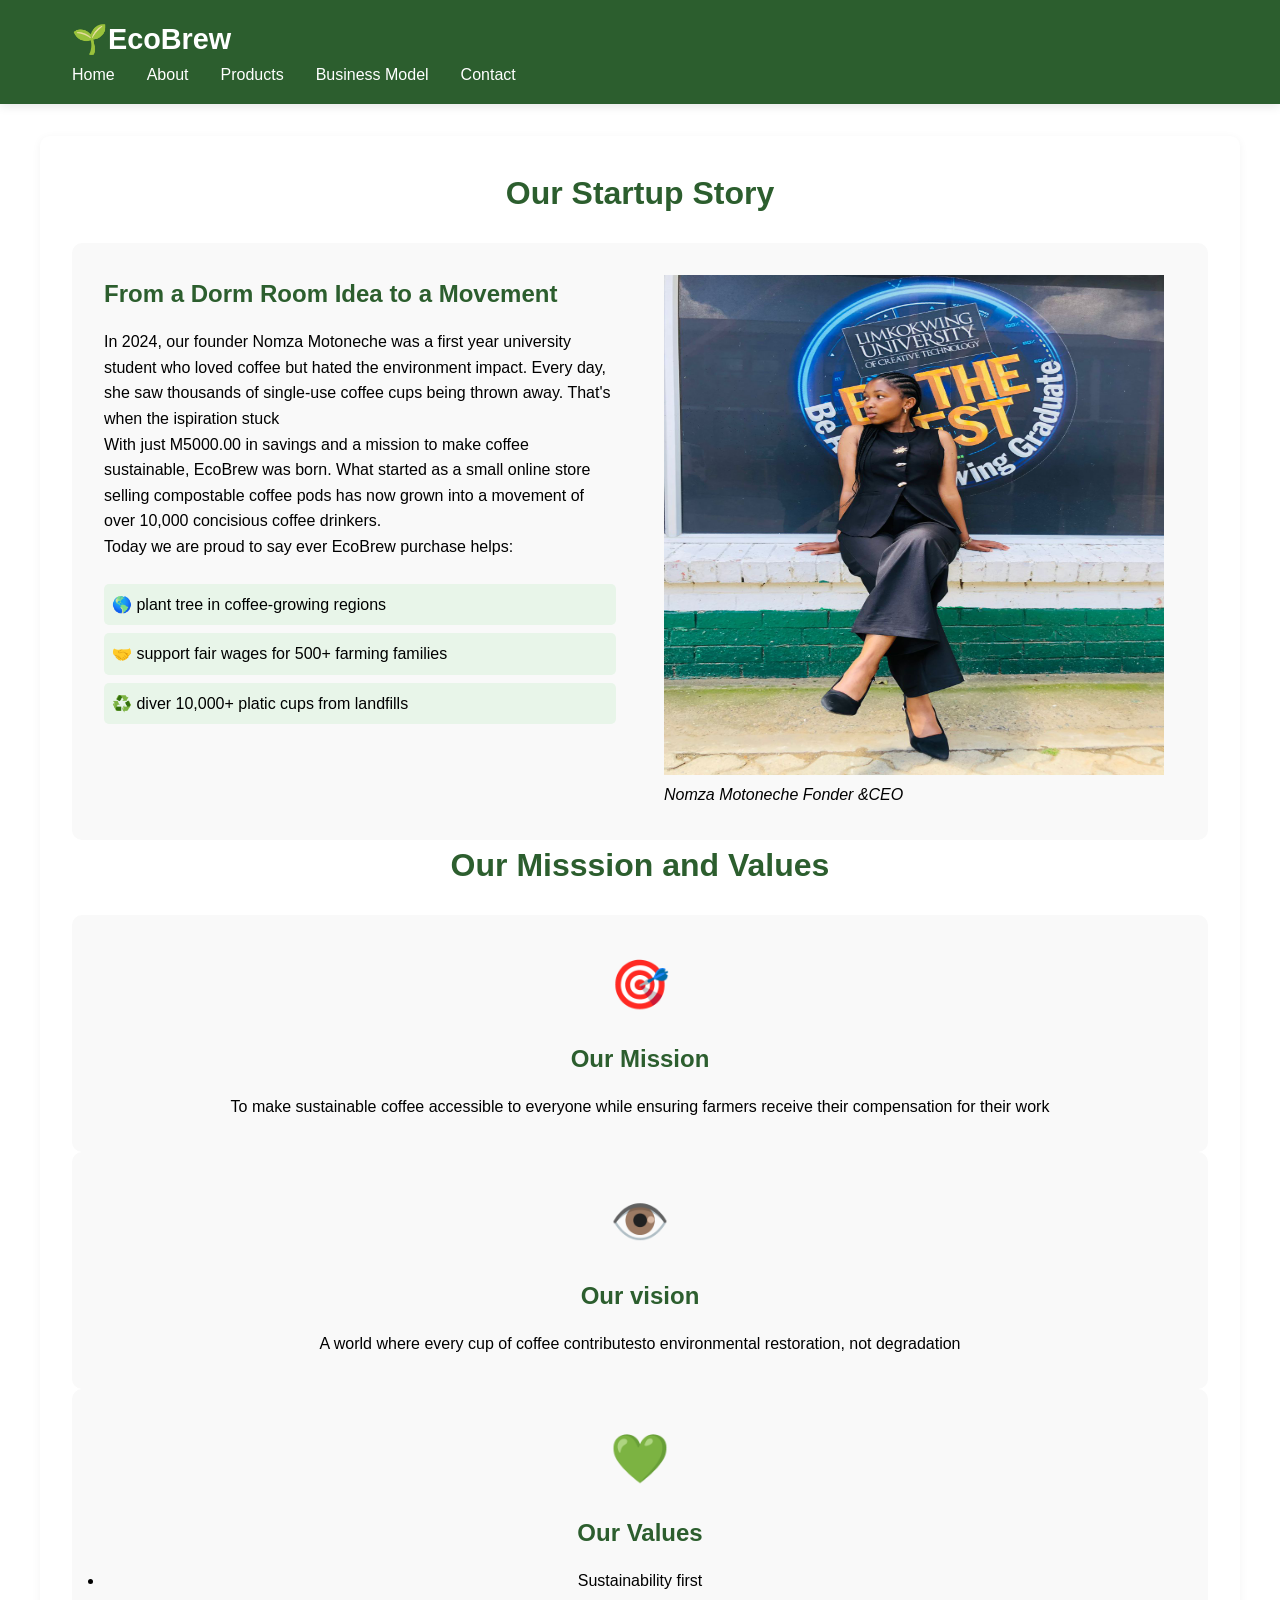
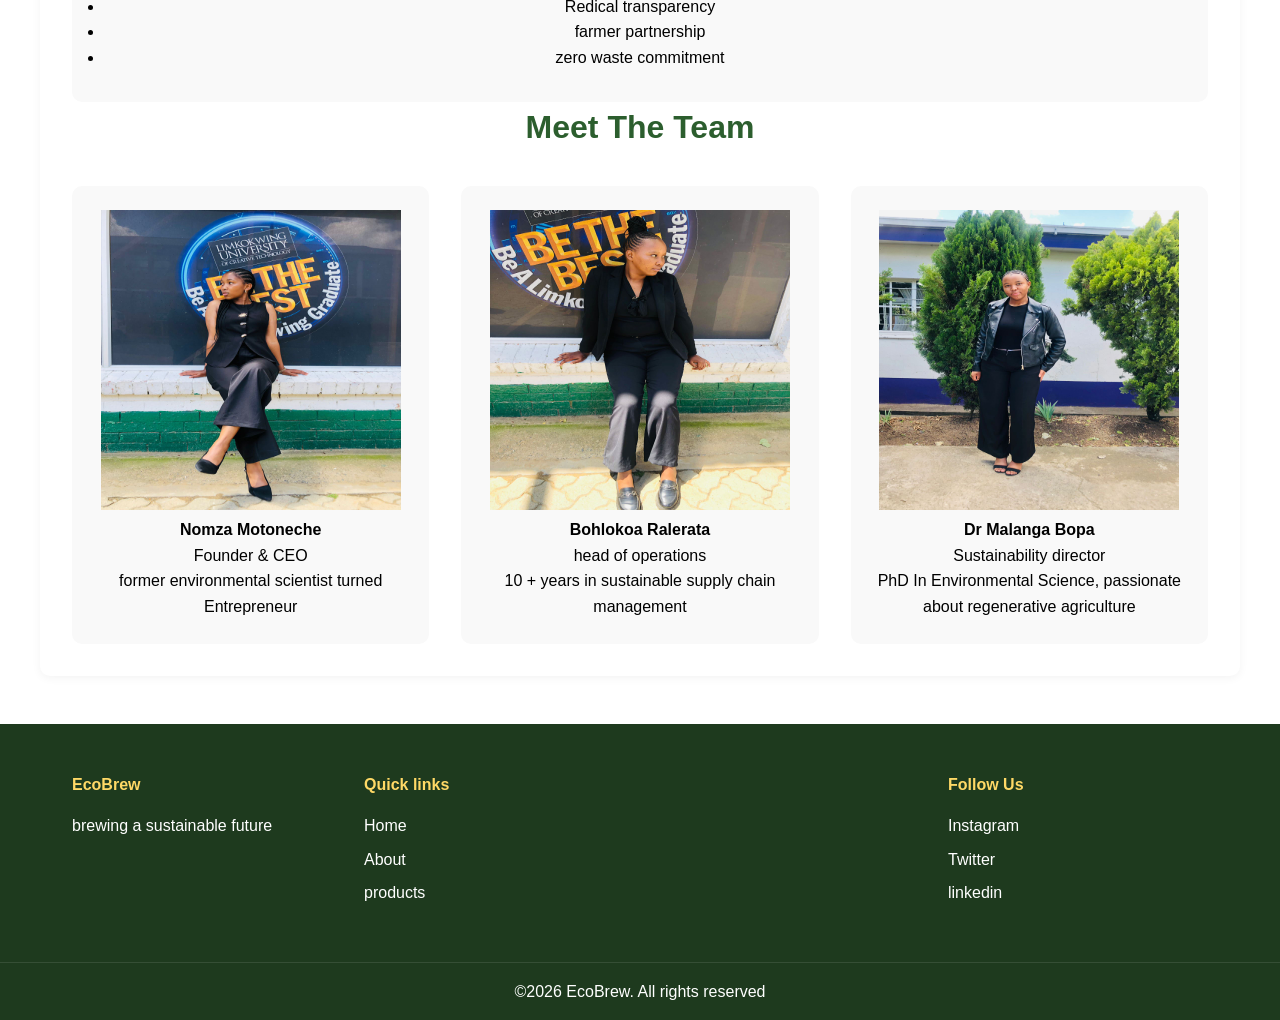
<file: about.html>
<!DOCTYPE html>
<html>
<head>
	<meta charset="utf-8">
	<meta name="viewport" content="width=device-width, initial-scale=1">
	<title>About Us-EcoBrew Sustainable coffee</title>
	<link rel="stylesheet" type="text/css" href="style.css">
</head>
<body>
	<header>
		<nav>
			<div class="logo">
				<h1>🌱EcoBrew</h1>
			<ul class="nav-links">
                <li><a href="index.html">Home</a></li>
                <li><a href="about.html">About</a></li>
                <li><a href="products.html">Products</a></li>
                <li><a href="business.html">Business Model</a></li>
                <li><a href="contact.html">Contact</a></li>
            </ul>
	</header>
	<main>
		<section>
			
		</section class="story-section">
		<h2>Our Startup Story</h2>
		<div class="story-content">
			<div class="story-text">
				<h3>From a Dorm Room Idea to a Movement</h3>
				<p>In 2024, our founder Nomza Motoneche was a first year university student who loved coffee but hated the environment impact. Every day, she saw thousands of single-use coffee cups being thrown away. That's when the ispiration stuck</p>
				<p>With just M5000.00 in savings and a mission to make coffee sustainable, EcoBrew was born. What started as a small online store selling compostable coffee pods has now grown into a movement of over 10,000 concisious coffee drinkers.</p>
				<p>Today we are proud to say ever EcoBrew purchase helps:</p>
				<ul class="impact-list">
					<li>🌎 plant tree in coffee-growing regions</li>
					<li>🤝 support fair wages for 500+ farming families</li>
					<li>♻️ diver 10,000+ platic cups from landfills</li>
					
				</ul>
				
			</div>
			<div class="story-image">
				<img src="founder.jpg" height="500" width="500" alt="EcoBrew founder" class="founder-img">
				<p class="image-caption"><i> Nomza Motoneche Fonder &CEO</i></p>
				
			</div>
			
		</div>
	</section>
	<section class="mission-section">
		<h2>Our Misssion and Values</h2>
		<div class="value-grid">
			<div class="value-card">
				<span class="emoji">🎯</span>
				<h3>Our Mission</h3>
				<p>To make sustainable coffee accessible to everyone while ensuring farmers receive their compensation for their work</p>
			</div>
			<div class="value-card">
				<span class="emoji">👁️</span>
				<h3>Our vision</h3>
				<p>A world where every cup of coffee contributesto environmental restoration, not degradation</p>
			</div>
			<div class="value-card">
				<span class="emoji">💚</span>
				<h3>Our Values</h3>
				<ul class="value-list">
					<li>Sustainability first</li>
					<li>Redical transparency</li>
					<li>farmer partnership</li>
					<li>zero waste commitment</li>
				</ul>
			</div>
		</div>
		
	</section>
	<section class="team-section">
		<h2>Meet The Team</h2>
		<div class="team-grid">
			<div class="team-member">
				<img src="founder.jpg" height="300" width="300">
				<h4>Nomza Motoneche</h4>
				<p>Founder & CEO</p>
				<p class="team-bio">former environmental scientist turned Entrepreneur</p>
				
			</div>
			<div class="team-member">
				<img src="bohlokoa.jpg" height="300" width="300">
				<h4>Bohlokoa Ralerata</h4>
				<p>head of operations</p>
				<p class="team-bio">10 + years in sustainable supply chain management</p>
				
			</div>
			<div class="team-member">
				<img src="malanga.jpg" height="300" width="300">
				<h4>Dr Malanga Bopa</h4>
				<p>Sustainability director</p>
				<p class="team-bio">PhD In Environmental Science, passionate about regenerative agriculture</p>
				
			</div>
			
		</div>
	</section>
	</main>
	<footer>
		<div class="footer-content">
			<div class="footer-section">
				<h4>EcoBrew</h4>
				<p>brewing a sustainable future</p>
				
			</div>
			<div class="footer-section">
				<h4>Quick links</h4>
				<ul>
					<li><a href="index.html">Home</li>
					<li><a href="about.html">About</li>	
					<li><a href="products.html">products</li>	
				</ul>
				
			</div>
			<div class="footer-section">
				<h4>Follow Us</h4>
				<ul>
					<li><a href="https://instagram.com" target="-blank">Instagram</a></li>
					<li><a href="https://twitter.com"target="-blank">Twitter</a></li>
					<li><a href="https://linkedin.com"target="-blank">linkedin</a></li>	
				</ul>
			</div>
		</div>
		<div class="footer-bottom">
			<p>&copy;2026 EcoBrew. All rights reserved</p>
			
		</div>
	</footer>

</body>
</html>
</file>
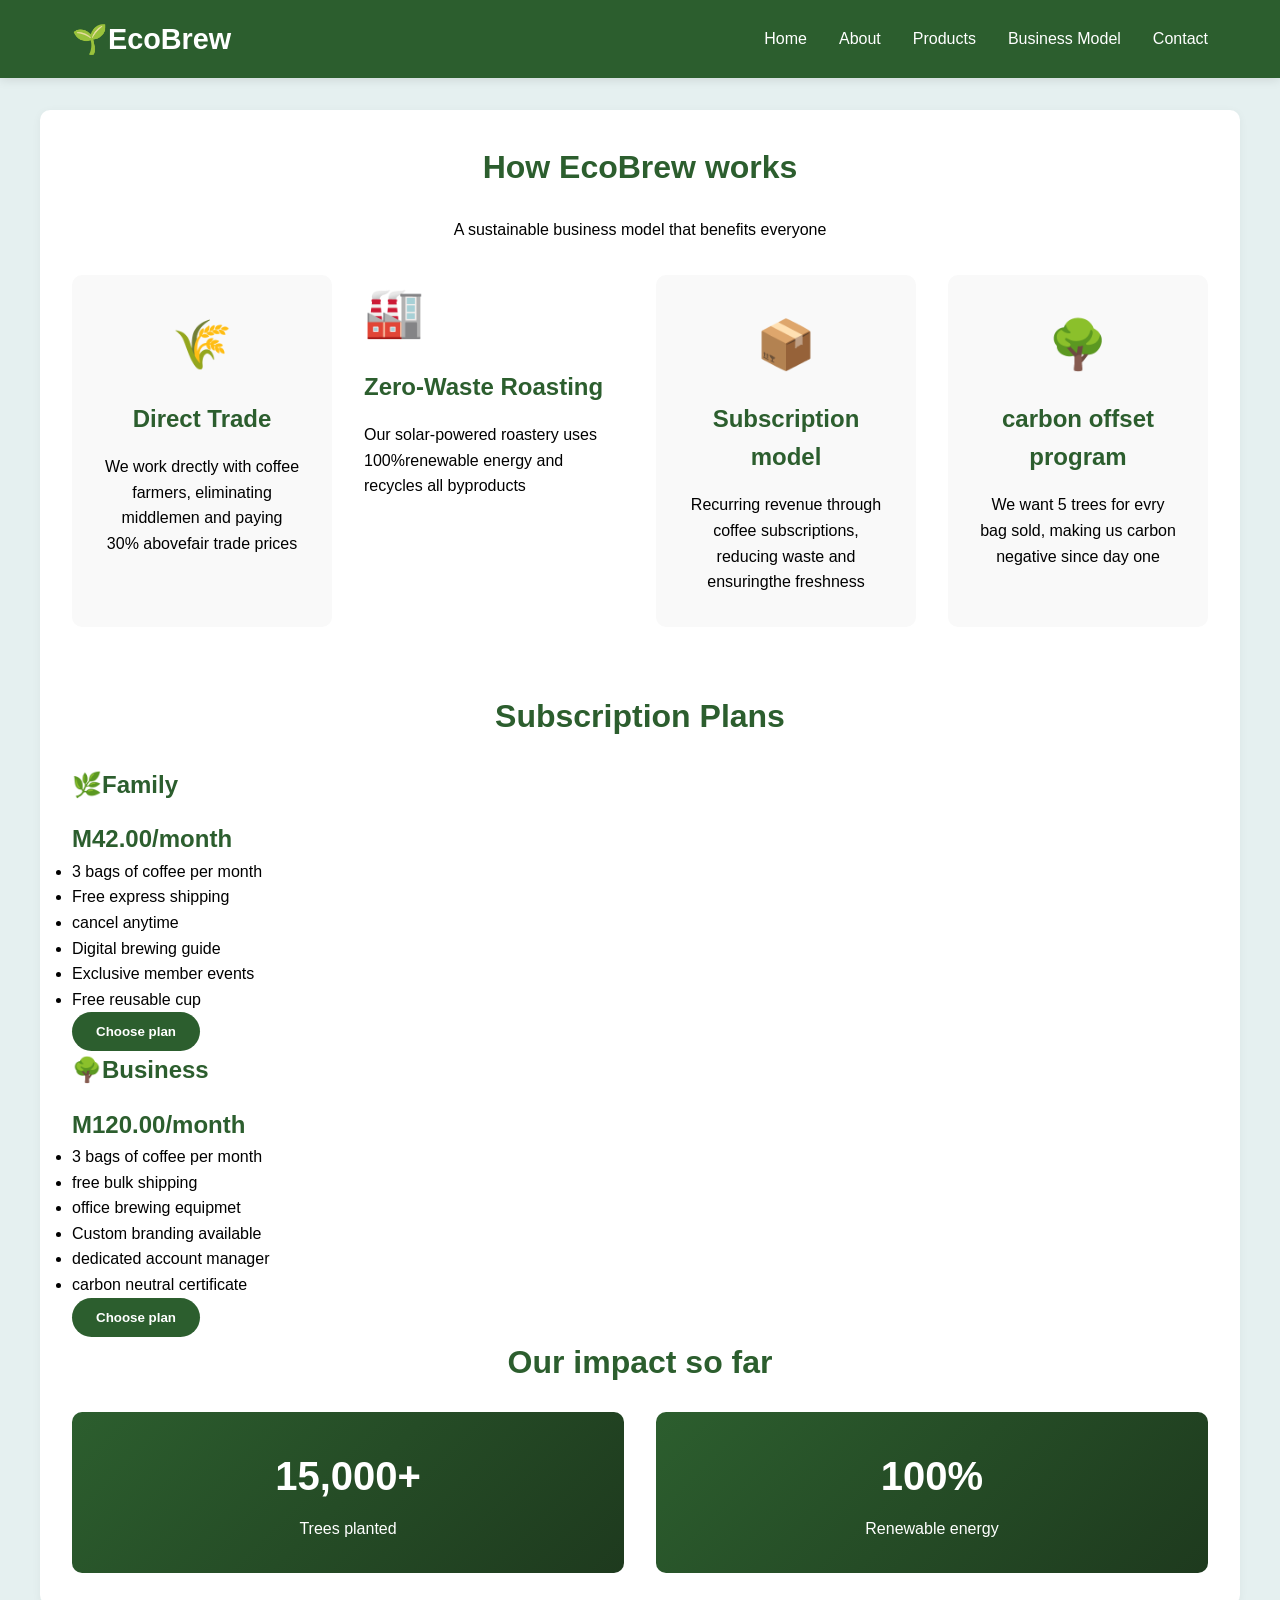
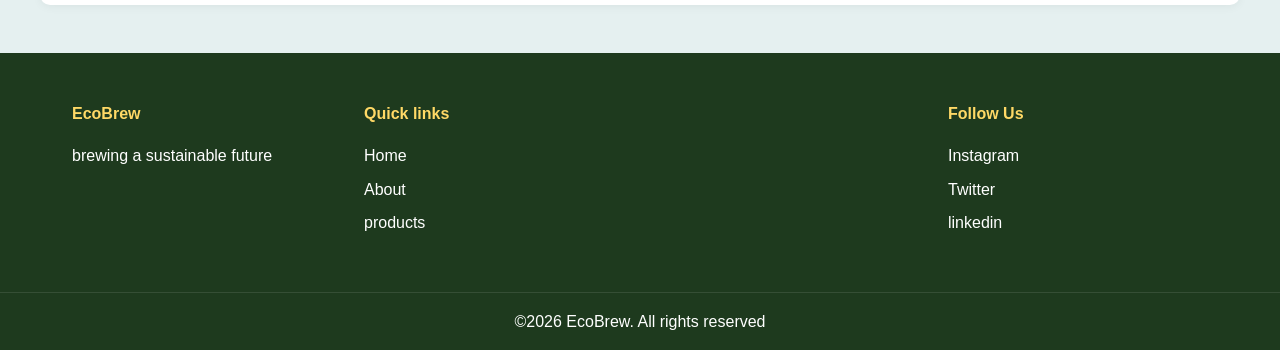
<file: business.html>
<!DOCTYPE html>
<html>
<head>
	<meta charset="utf-8">
	<meta name="viewport" content="width=device-width, initial-scale=1">
	<title>Business Model- EcoBrew Sustainable Coffee</title>
		<link rel="stylesheet" type="text/css" href="style.css">
</head>
<body style="background-color: #e5f0f0;margin: 0;padding: 0;">
	<header>
		<nav>
			<div class="logo">
				<h1>🌱EcoBrew</h1>
				
			</div>
			<ul class="nav-links">
                <li><a href="index.html">Home</a></li>
                <li><a href="about.html">About</a></li>
                <li><a href="products.html">Products</a></li>
                <li><a href="business.html">Business Model</a></li>
                <li><a href="contact.html">Contact</a></li>
            </ul>
			
	</header>
	<main>
		<section class="business-header">
			<h2>How EcoBrew works</h2>
			<p style="text-align: center;margin-bottom: 2rem;">A sustainable business model that benefits everyone</p>
		</section>
		<section class="model-overview">
			<div class="model-card">
				<span class="emoji">🌾</span>
				<h3>Direct Trade</h3>
				<p>We work drectly with coffee farmers, eliminating middlemen and paying 30% abovefair trade prices</p>
			</div>
			<div class="model card">
				<span class="emoji">🏭</span>
				<h3>Zero-Waste Roasting</h3>
				<p>Our solar-powered roastery uses 100%renewable energy and recycles all byproducts</p>
				
			</div>
			<div class="model-card">
				<span class="emoji">📦</span>
				<h3>Subscription model</h3>
				<p>Recurring revenue through coffee subscriptions, reducing waste and ensuringthe freshness</p>
				
			</div>
			<div class="model-card">
				<span class="emoji">🌳</span>
				<h3>carbon offset program</h3>
				<p>We want 5 trees for evry bag sold, making us carbon negative since day one</p>
			</div>
			
		</section>
		<section class="subscription-section">
			<h2>Subscription Plans</h2>
			<div class="Subscription-grid">
				<div class="Subscription-card">
					<h3>🌿Family</h3>
					<div class="price">M42.00<span>/month</span></div>
					<ul>
						<li>3 bags of coffee per month </li>
						<li>Free express shipping</li>
						<li>cancel anytime</li>
						<li>Digital brewing guide</li>
						<li>Exclusive member events</li>
						<li>Free reusable cup</li>
					</ul>
					<button class="subscribe-button">Choose plan</button>
				</div>
				<div class="Subscription-card">
					<h3>🌳Business</h3>
					<div class="price">M120.00<span>/month</span></div>
					<ul>
						<li>3 bags of coffee per month </li>
						<li>free bulk shipping</li>
						<li>office brewing equipmet</li>
						<li>Custom branding available</li>
						<li>dedicated account manager</li>
						<li>carbon neutral certificate</li>
					</ul>
					<button class="subscribe-button">Choose plan</button>
						
					</div>
					
				</div>
			
		</section>
		<section class="impact-section">
			<h2>Our impact so far</h2>
			<div class="metrics-grid">
				<div class="metric">
					<span class="metric-number">15,000+</span>
					<p>Trees planted</p>
					
				</div>
				<div class="metric">
					<span class="metric-number">100%</span>
					<p>Renewable energy</p>
					
				</div>
				
			</div>
			
		</section>
	</main>
	<footer>
		<div class="footer-content">
			<div class="footer-section">
				<h4>EcoBrew</h4>
				<p>brewing a sustainable future</p>
				
			</div>
			<div class="footer-section">
				<h4>Quick links</h4>
				<ul>
					<li><a href="index.html">Home</li>
					<li><a href="about.html">About</li>	
					<li><a href="products.html">products</li>	
				</ul>
				
			</div>
			<div class="footer-section">
				<h4>Follow Us</h4>
				<ul>
					<li><a href="https://instagram.com" target="-blank">Instagram</a></li>
					<li><a href="https://twitter.com"target="-blank">Twitter</a></li>
					<li><a href="https://linkedin.com"target="-blank">linkedin</a></li>	
				</ul>
			</div>
		</div>
		<div class="footer-bottom">
			<p>&copy;2026 EcoBrew. All rights reserved</p>
			
		</div>
	</footer>

</body>
</html>
</file>
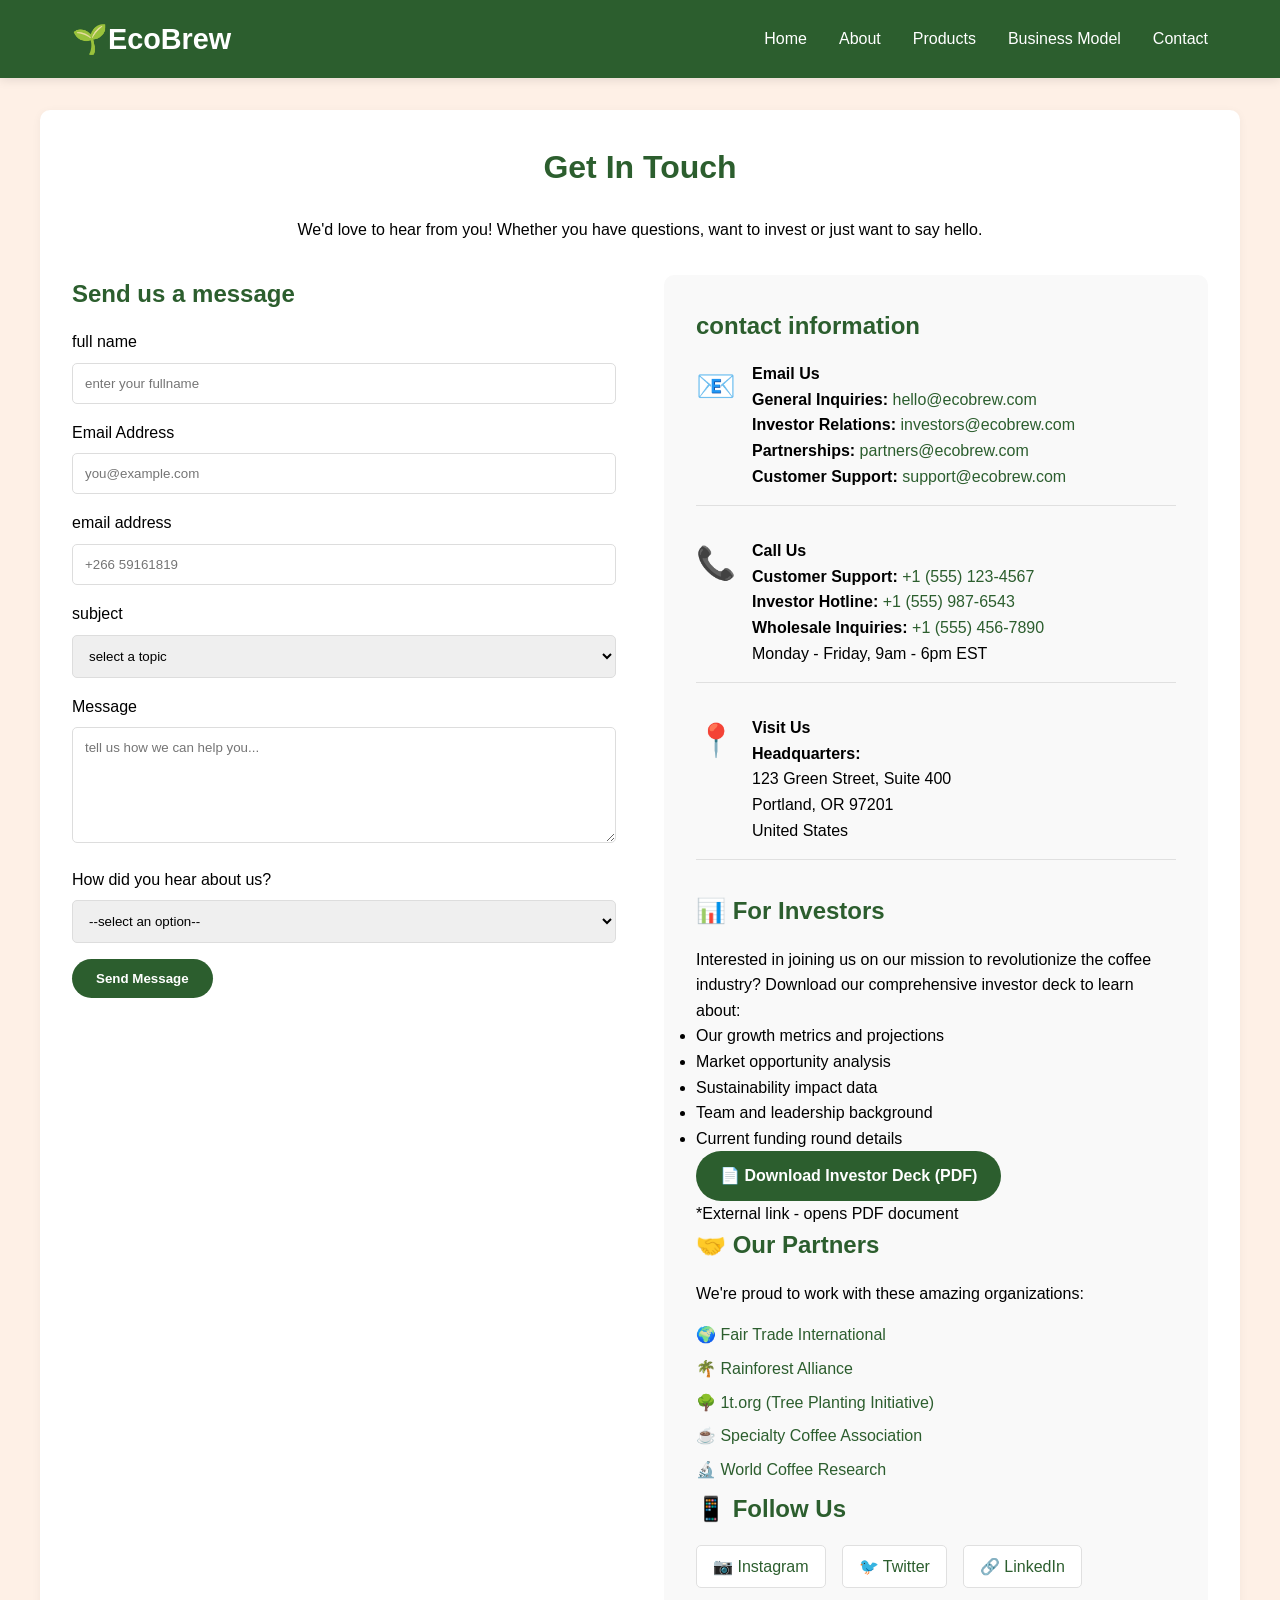
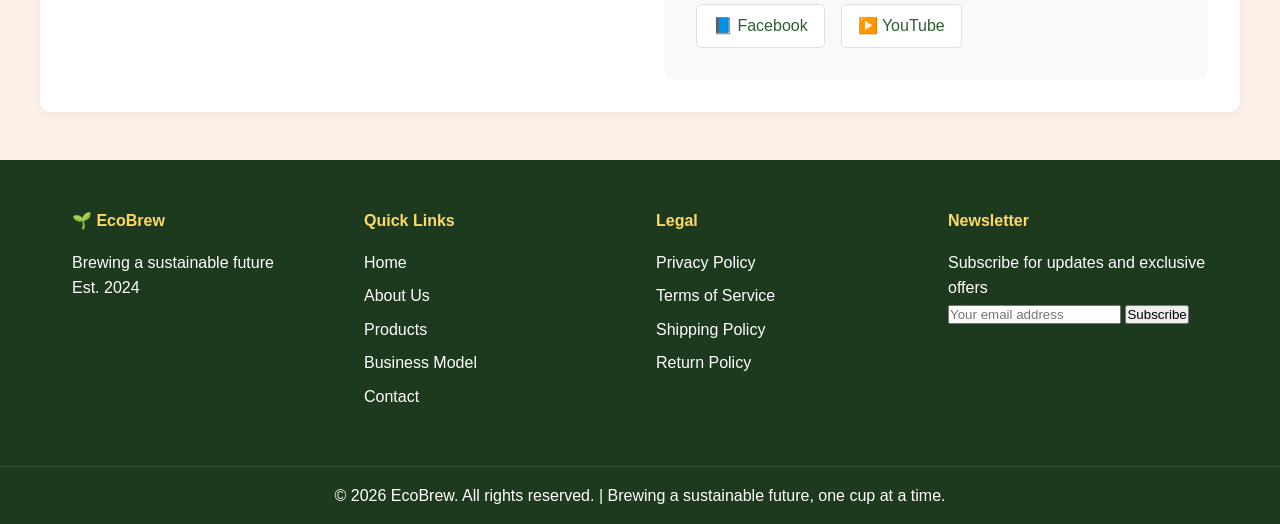
<file: contact.html>
<!DOCTYPE html>
<html>
<head>
	<meta charset="utf-8">
	<meta name="viewport" content="width=device-width, initial-scale=1">
	<title>contact-EcoBrew Sustainable Coffee</title>
	<link rel="stylesheet" type="text/css" href="style.css">

</head>
<body style="background-color:#fef0e6;margin: 0;padding: 0;">
	<header>
		<nav>
			<div class="logo">
				<h1>🌱EcoBrew</h1>
				
			</div>
			<ul class="nav-links">
				<li><a href="index.html">Home</a></li>
				<li><a href="about.html">About</a></li>	
				<li><a href="products.html">Products</a></li>
				<li><a href="business.html">Business Model</a></li>
				<li><a href="contact.html">Contact</a></li>
			</ul>
		</nav>
	</header>
	<main>
		<section class="contact-header">
			<h2>Get In Touch</h2>
			<p style="text-align:center;margin-bottom: 2rem;">We'd love to hear from you! Whether you have questions, want to invest or just want to say hello.</p>
			
		</section>
		<div class="contact-container">
			<section claa="contact-form-section">
				<h3>Send us a message</h3>
				<form class="contact-form">
					<div class="form-group">
						<label for="name"> full name</label> 
						<input type="text"id="fullname"name="fullname"placeholder="enter your fullname"required>
					</div>
					<div class="form-group">
						<label for="email">Email Address</label>
						<input type id="email"id="email"name="email"placeholder="you@example.com"required>
						
					</div>
					<div class="form-group">
						<label for="email">email address</label>
						<input type="tel"id="phone"placeholder="+266 59161819">
						
					</div>
					<div class="form-group">
						<label for="subject">subject</label>
						<select id="subject"name="subject"required>
							<option value''''>select a topic</option>
							<option value="customer support">Customer support</option>
							<option value="investor inquiry">Investor inquiry</option>
							<option value="partnership">Partnership Opportunity</option>
							<option value="wholesale">Wholesale/Bulk order</option>
							<option value="media">media/press inquiry</option>
							<option value="other">other</option>
						</select>
						
					</div>
					<div class="form-group">
						<label for="message">Message</label>
						<textarea  id="message" name="message" rows="6" placeholder="tell us how we can help you..." required></textarea>
						
					</div>
					<div class="form-group">
						<label for="hearabout">How did you hear about us?</label>
						<select id="hearabout"name="hearabout">
							<option value='''' >--select an option--</option>
							<option value="social media">social media</option>
							<option value="friend">friend</option>
							<option value="search-engine">search-engine (google,etc)</option>
							<option value="podcast">podcast</option>
							<option value="event">event</option>
							<option value="advertisement">advertisement</option>
							<option value="other">other</option>
						</select>
					</div>
					<button type="submit"class="submit-button">Send Message</button>
					
				</form>
				
			</section>
			<section class="contact-info-section">
			<h3>contact information</h3>
			<div class="info-item">
				 <span class="info-icon">📧</span>
                    <div>
                        <h4>Email Us</h4>
                        <p><strong>General Inquiries:</strong> <a href="mailto:hello@ecobrew.com">hello@ecobrew.com</a></p>
                        <p><strong>Investor Relations:</strong> <a href="mailto:investors@ecobrew.com">investors@ecobrew.com</a></p>
                        <p><strong>Partnerships:</strong> <a href="mailto:partners@ecobrew.com">partners@ecobrew.com</a></p>
                        <p><strong>Customer Support:</strong> <a href="mailto:support@ecobrew.com">support@ecobrew.com</a></p>
                    </div>
                </div>
                
                <!-- Phone Section -->
                <div class="info-item">
                    <span class="info-icon">📞</span>
                    <div>
                        <h4>Call Us</h4>
                        <p><strong>Customer Support:</strong> <a href="tel:+15551234567">+1 (555) 123-4567</a></p>
                        <p><strong>Investor Hotline:</strong> <a href="tel:+15559876543">+1 (555) 987-6543</a></p>
                        <p><strong>Wholesale Inquiries:</strong> <a href="tel:+15554567890">+1 (555) 456-7890</a></p>
                        <p class="hours-note">Monday - Friday, 9am - 6pm EST</p>
                    </div>
                </div>
                
                <!-- Address Section -->
                <div class="info-item">
                    <span class="info-icon">📍</span>
                    <div>
                        <h4>Visit Us</h4>
                        <p><strong>Headquarters:</strong></p>
                        <p>123 Green Street, Suite 400</p>
                        <p>Portland, OR 97201</p>
                        <p>United States</p>
                    </div>
                </div>
                  <div class="investor-section">
                    <h3>📊 For Investors</h3>
                    <p>Interested in joining us on our mission to revolutionize the coffee industry? Download our comprehensive investor deck to learn about:</p>
                    <ul>
                        <li>Our growth metrics and projections</li>
                        <li>Market opportunity analysis</li>
                        <li>Sustainability impact data</li>
                        <li>Team and leadership background</li>
                        <li>Current funding round details</li>
                    </ul>
                    <a href="#" class="investor-button">📄 Download Investor Deck (PDF)</a>
                    <p class="small-text">*External link - opens PDF document</p>
                </div>

                <!-- Partner Organizations Section -->
                <div class="partners-section">
                    <h3>🤝 Our Partners</h3>
                    <p>We're proud to work with these amazing organizations:</p>
                    <ul class="partner-links">
                        <li><a href="https://www.fairtrade.net" target="_blank">🌍 Fair Trade International</a></li>
                        <li><a href="https://www.rainforest-alliance.org" target="_blank">🌴 Rainforest Alliance</a></li>
                        <li><a href="https://www.1t.org" target="_blank">🌳 1t.org (Tree Planting Initiative)</a></li>
                        <li><a href="https://www.sca.coffee" target="_blank">☕ Specialty Coffee Association</a></li>
                        <li><a href="https://www.worldcoffeeresearch.org" target="_blank">🔬 World Coffee Research</a></li>
                    </ul>
                </div>

                <!-- Social Media Section -->
                <div class="social-section">
                    <h3>📱 Follow Us</h3>
                    <div class="social-links">
                        <a href="https://instagram.com" target="_blank">📷 Instagram</a>
                        <a href="https://twitter.com" target="_blank">🐦 Twitter</a>
                        <a href="https://linkedin.com" target="_blank">🔗 LinkedIn</a>
                        <a href="https://facebook.com" target="_blank">📘 Facebook</a>
                        <a href="https://youtube.com" target="_blank">▶️ YouTube</a>
                    </div>
                </div>
            </section>
        </div>
    </main>
      <footer>
        <div class="footer-content">
            <div class="footer-section">
                <h4>🌱 EcoBrew</h4>
                <p>Brewing a sustainable future</p>
                <p>Est. 2024</p>
            </div>
            <div class="footer-section">
                <h4>Quick Links</h4>
                <ul>
                    <li><a href="index.html">Home</a></li>
                    <li><a href="about.html">About Us</a></li>
                    <li><a href="products.html">Products</a></li>
                    <li><a href="business.html">Business Model</a></li>
                    <li><a href="contact.html">Contact</a></li>
                </ul>
            </div>
            <div class="footer-section">
                <h4>Legal</h4>
                <ul>
                    <li><a href="#">Privacy Policy</a></li>
                    <li><a href="#">Terms of Service</a></li>
                    <li><a href="#">Shipping Policy</a></li>
                    <li><a href="#">Return Policy</a></li>
                </ul>
            </div>
            <div class="footer-section">
                <h4>Newsletter</h4>
                <p>Subscribe for updates and exclusive offers</p>
                <form class="newsletter-form">
                    <input type="email" placeholder="Your email address">
                    <button type="submit">Subscribe</button>
                </form>
            </div>
        </div>
        <div class="footer-bottom">
            <p>&copy; 2026 EcoBrew. All rights reserved. | Brewing a sustainable future, one cup at a time.</p>
        </div>
    </footer>

</body>
</html>
</file>
<file: style.css>
/* ========================================
   COMPLETE CSS FOR ECOBREW WEBSITE
   ======================================== */

/* Global Styles */
* {
    margin: 0;
    padding: 0;
    box-sizing: border-box;
}

body {
    font-family: 'Segoe UI', Tahoma, Geneva, Verdana, sans-serif;
    line-height: 1.6;
    min-height: 100vh;
}

/* Navigation Bar */
header {
    background-color: #2c5e2e;
    position: sticky;
    top: 0;
    z-index: 100;
    box-shadow: 0 2px 10px rgba(0,0,0,0.1);
    width: 100%;
}

nav {
    max-width: 1200px;
    margin: 0 auto;
    display: flex;
    justify-content: space-between;
    align-items: center;
    padding: 1rem 2rem;
}

.logo h1 {
    color: white;
    font-size: 1.8rem;
    margin: 0;
}

.nav-links {
    display: flex;
    list-style: none;
    gap: 2rem;
    margin: 0;
    padding: 0;
}

.nav-links li {
    margin: 0;
}

.nav-links a {
    color: white;
    text-decoration: none;
    font-weight: 500;
    font-size: 1rem;
    transition: color 0.3s ease;
    padding: 0.5rem 0;
}

.nav-links a:hover {
    color: #ffd966;
}

/* Main Content Area */
main {
    max-width: 1200px;
    margin: 2rem auto;
    padding: 2rem;
    background-color: white;
    border-radius: 10px;
    box-shadow: 0 2px 10px rgba(0,0,0,0.05);
}

/* Headings */
h2 {
    color: #2c5e2e;
    font-size: 2rem;
    margin-bottom: 1.5rem;
    text-align: center;
}

h3 {
    color: #2c5e2e;
    font-size: 1.5rem;
    margin-bottom: 1rem;
}

/* Buttons */
.cta-button, .buy-button, .subscribe-button, .submit-button, .investor-button {
    display: inline-block;
    background-color: #2c5e2e;
    color: white;
    padding: 0.75rem 1.5rem;
    text-decoration: none;
    border-radius: 50px;
    font-weight: bold;
    border: none;
    cursor: pointer;
    transition: background-color 0.3s ease;
}

.cta-button:hover, .buy-button:hover, .subscribe-button:hover, .submit-button:hover, .investor-button:hover {
    background-color: #1e3a1e;
}

/* Hero Section */
.hero {
    background: linear-gradient(135deg, #2c5e2e 0%, #1e3a1e 100%);
    border-radius: 20px;
    padding: 4rem 2rem;
    text-align: center;
    color: white;
    margin-bottom: 3rem;
}

.hero-content h2 {
    color: white;
    font-size: 3rem;
    margin-bottom: 1rem;
}

.hero-content p {
    font-size: 1.2rem;
    margin-bottom: 2rem;
}

/* Features Grid */
.features {
    margin-bottom: 3rem;
}

.features h3 {
    text-align: center;
    font-size: 2rem;
    margin-bottom: 2rem;
    color: #2c5e2e;
}

.features-grid {
    display: grid;
    grid-template-columns: repeat(auto-fit, minmax(300px, 1fr));
    gap: 2rem;
}

.feature-card {
    text-align: center;
    padding: 2rem;
    background-color: #f9f9f9;
    border-radius: 10px;
    transition: transform 0.3s ease;
    border: 1px solid #e0e0e0;
}

.feature-card:hover {
    transform: translateY(-5px);
    box-shadow: 0 5px 20px rgba(0,0,0,0.1);
}

.emoji {
    font-size: 3rem;
    display: block;
    margin-bottom: 1rem;
}

/* Video Section */
.featured-video {
    text-align: center;
    margin: 3rem 0;
}

.video-container {
    position: relative;
    padding-bottom: 56.25%;
    height: 0;
    overflow: hidden;
    max-width: 800px;
    margin: 0 auto;
    border-radius: 10px;
    box-shadow: 0 5px 20px rgba(0,0,0,0.2);
}

.video-container iframe {
    position: absolute;
    top: 0;
    left: 0;
    width: 100%;
    height: 100%;
    border-radius: 10px;
}

.video-caption {
    margin-top: 1rem;
    color: #666;
}

/* Products Grid */
.products-grid {
    display: grid;
    grid-template-columns: repeat(auto-fit, minmax(280px, 1fr));
    gap: 2rem;
    margin-bottom: 4rem;
}

.product-card {
    border: 1px solid #e0e0e0;
    border-radius: 10px;
    padding: 1.5rem;
    transition: transform 0.3s ease;
    background-color: white;
}

.product-card:hover {
    transform: translateY(-5px);
    box-shadow: 0 5px 20px rgba(0,0,0,0.1);
}

.product-img {
    width: 100%;
    height: 200px;
    object-fit: cover;
    border-radius: 8px;
    margin-bottom: 1rem;
    background-color: #f0f0f0;
}

.product-description {
    color: #666;
    margin-bottom: 1rem;
    font-size: 0.9rem;
}

.product-features {
    list-style: none;
    margin-bottom: 1rem;
    font-size: 0.9rem;
}

.product-features li {
    margin-bottom: 0.25rem;
    color: #2c5e2e;
}

.pricing {
    margin-bottom: 1rem;
}

.price {
    font-size: 1.5rem;
    font-weight: bold;
    color: #2c5e2e;
}

.weight {
    color: #666;
    font-size: 0.9rem;
}

/* Pricing Table */
.pricing-table {
    width: 100%;
    max-width: 800px;
    margin: 2rem auto;
    border-collapse: collapse;
    background-color: #f9f9f9;
}

.pricing-table th,
.pricing-table td {
    padding: 1rem;
    border: 1px solid #ddd;
    text-align: center;
}

.pricing-table th {
    background-color: #2c5e2e;
    color: white;
    font-weight: bold;
}

.pricing-table tr:nth-child(even) {
    background-color: #f2f2f2;
}

/* About Page Styles */
.story-content {
    display: grid;
    grid-template-columns: 1fr 1fr;
    gap: 3rem;
    align-items: start;
    background-color: #f9f9f9;
    padding: 2rem;
    border-radius: 10px;
}

.impact-list {
    list-style: none;
    margin-top: 1.5rem;
}

.impact-list li {
    margin-bottom: 0.5rem;
    padding: 0.5rem;
    background-color: #e8f5e9;
    border-radius: 5px;
}

.values-grid, .team-grid {
    display: grid;
    grid-template-columns: repeat(auto-fit, minmax(300px, 1fr));
    gap: 2rem;
    margin-top: 2rem;
}

.value-card {
    background-color: #f9f9f9;
    padding: 2rem;
    border-radius: 10px;
    text-align: center;
}

.team-member {
    text-align: center;
    background-color: #f9f9f9;
    padding: 1.5rem;
    border-radius: 10px;
}

/* Business Page Styles */
.model-overview {
    display: grid;
    grid-template-columns: repeat(auto-fit, minmax(250px, 1fr));
    gap: 2rem;
    margin-bottom: 4rem;
}

.model-card {
    text-align: center;
    padding: 2rem;
    background-color: #f9f9f9;
    border-radius: 10px;
}

.subscription-grid {
    display: grid;
    grid-template-columns: repeat(auto-fit, minmax(300px, 1fr));
    gap: 2rem;
}

.subscription-card {
    background-color: #f9f9f9;
    padding: 2rem;
    border-radius: 10px;
    text-align: center;
    position: relative;
}

.subscription-card.popular {
    border: 2px solid #ffd966;
}

.popular-badge {
    position: absolute;
    top: -12px;
    left: 50%;
    transform: translateX(-50%);
    background-color: #ffd966;
    color: #2c5e2e;
    padding: 0.25rem 1rem;
    border-radius: 20px;
    font-size: 0.85rem;
    font-weight: bold;
}

.subscription-card ul {
    list-style: none;
    margin: 1.5rem 0;
    text-align: left;
}

.subscription-card ul li {
    margin-bottom: 0.5rem;
    padding-left: 1.5rem;
}

.metrics-grid {
    display: grid;
    grid-template-columns: repeat(auto-fit, minmax(200px, 1fr));
    gap: 2rem;
    text-align: center;
}

.metric {
    padding: 2rem;
    background: linear-gradient(135deg, #2c5e2e 0%, #1e3a1e 100%);
    border-radius: 10px;
    color: white;
}

.metric-number {
    font-size: 2.5rem;
    font-weight: bold;
    display: block;
    margin-bottom: 0.5rem;
}

/* Contact Page Styles */
.contact-container {
    display: grid;
    grid-template-columns: 1fr 1fr;
    gap: 3rem;
}

.contact-form-section, .contact-info-section {
    background-color: #f9f9f9;
    padding: 2rem;
    border-radius: 10px;
}

.form-group {
    margin-bottom: 1rem;
}

.form-group label {
    display: block;
    margin-bottom: 0.5rem;
    font-weight: 500;
}

.form-group input,
.form-group select,
.form-group textarea {
    width: 100%;
    padding: 0.75rem;
    border: 1px solid #ddd;
    border-radius: 5px;
    font-family: inherit;
}

.info-item {
    display: flex;
    gap: 1rem;
    margin-bottom: 2rem;
    padding-bottom: 1rem;
    border-bottom: 1px solid #e0e0e0;
}

.info-icon {
    font-size: 2rem;
}

.info-item a {
    color: #2c5e2e;
    text-decoration: none;
}

.partner-links {
    list-style: none;
    margin-top: 1rem;
}

.partner-links li {
    margin-bottom: 0.5rem;
}

.partner-links a {
    color: #2c5e2e;
    text-decoration: none;
}

.social-links {
    display: flex;
    flex-wrap: wrap;
    gap: 1rem;
    margin-top: 1rem;
}

.social-links a {
    color: #2c5e2e;
    text-decoration: none;
    padding: 0.5rem 1rem;
    background-color: white;
    border-radius: 5px;
    border: 1px solid #e0e0e0;
}

/* Footer */
footer {
    background-color: #1e3a1e;
    color: white;
    margin-top: 3rem;
}

.footer-content {
    max-width: 1200px;
    margin: 0 auto;
    display: grid;
    grid-template-columns: repeat(auto-fit, minmax(250px, 1fr));
    gap: 2rem;
    padding: 3rem 2rem;
}

.footer-section h4 {
    color: #ffd966;
    margin-bottom: 1rem;
}

.footer-section ul {
    list-style: none;
}

.footer-section ul li {
    margin-bottom: 0.5rem;
}

.footer-section a {
    color: white;
    text-decoration: none;
}

.footer-section a:hover {
    color: #ffd966;
}

.footer-bottom {
    text-align: center;
    padding: 1rem;
    border-top: 1px solid rgba(255,255,255,0.1);
}

/* Responsive */
@media (max-width: 768px) {
    nav {
        flex-direction: column;
        gap: 1rem;
    }
    
    .nav-links {
        flex-wrap: wrap;
        justify-content: center;
        gap: 1rem;
    }
    
    .hero-content h2 {
        font-size: 2rem;
    }
    
    .contact-container {
        grid-template-columns: 1fr;
    }
    
    .story-content {
        grid-template-columns: 1fr;
    }
}
</file>
